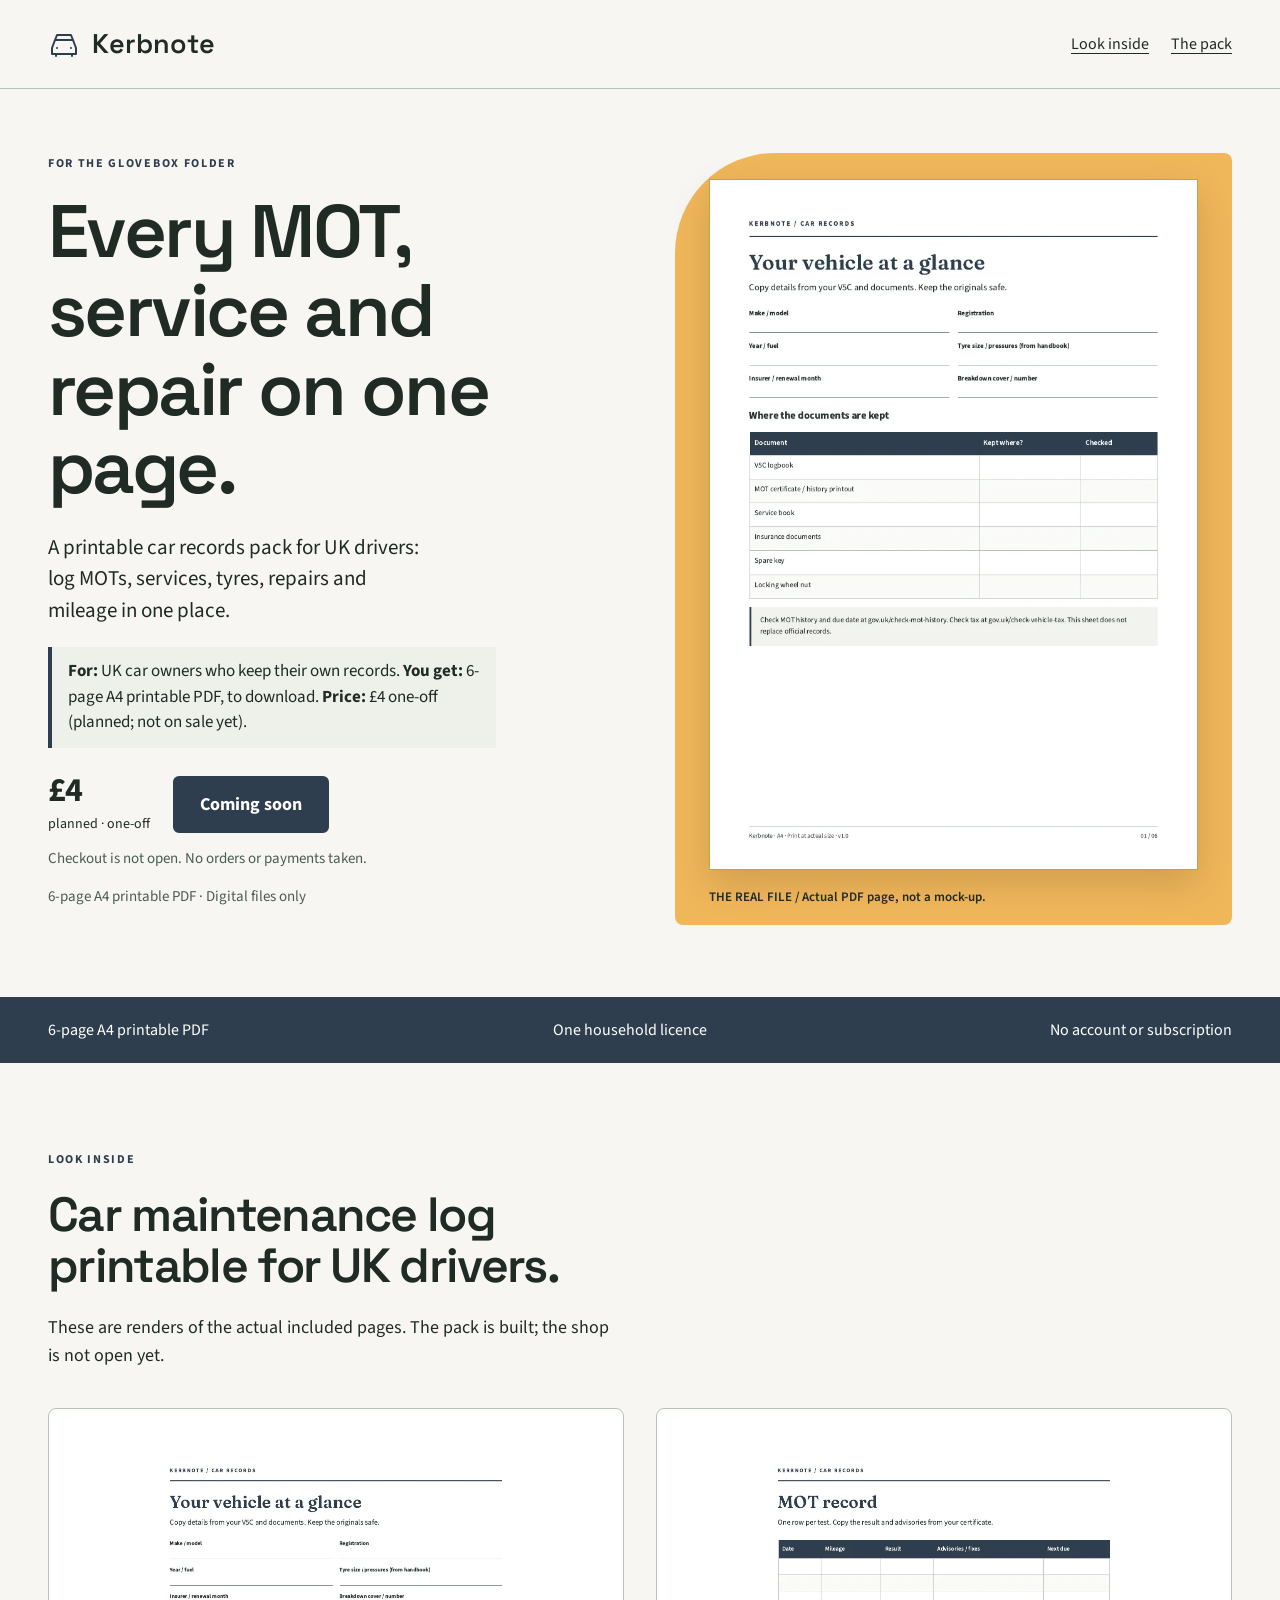
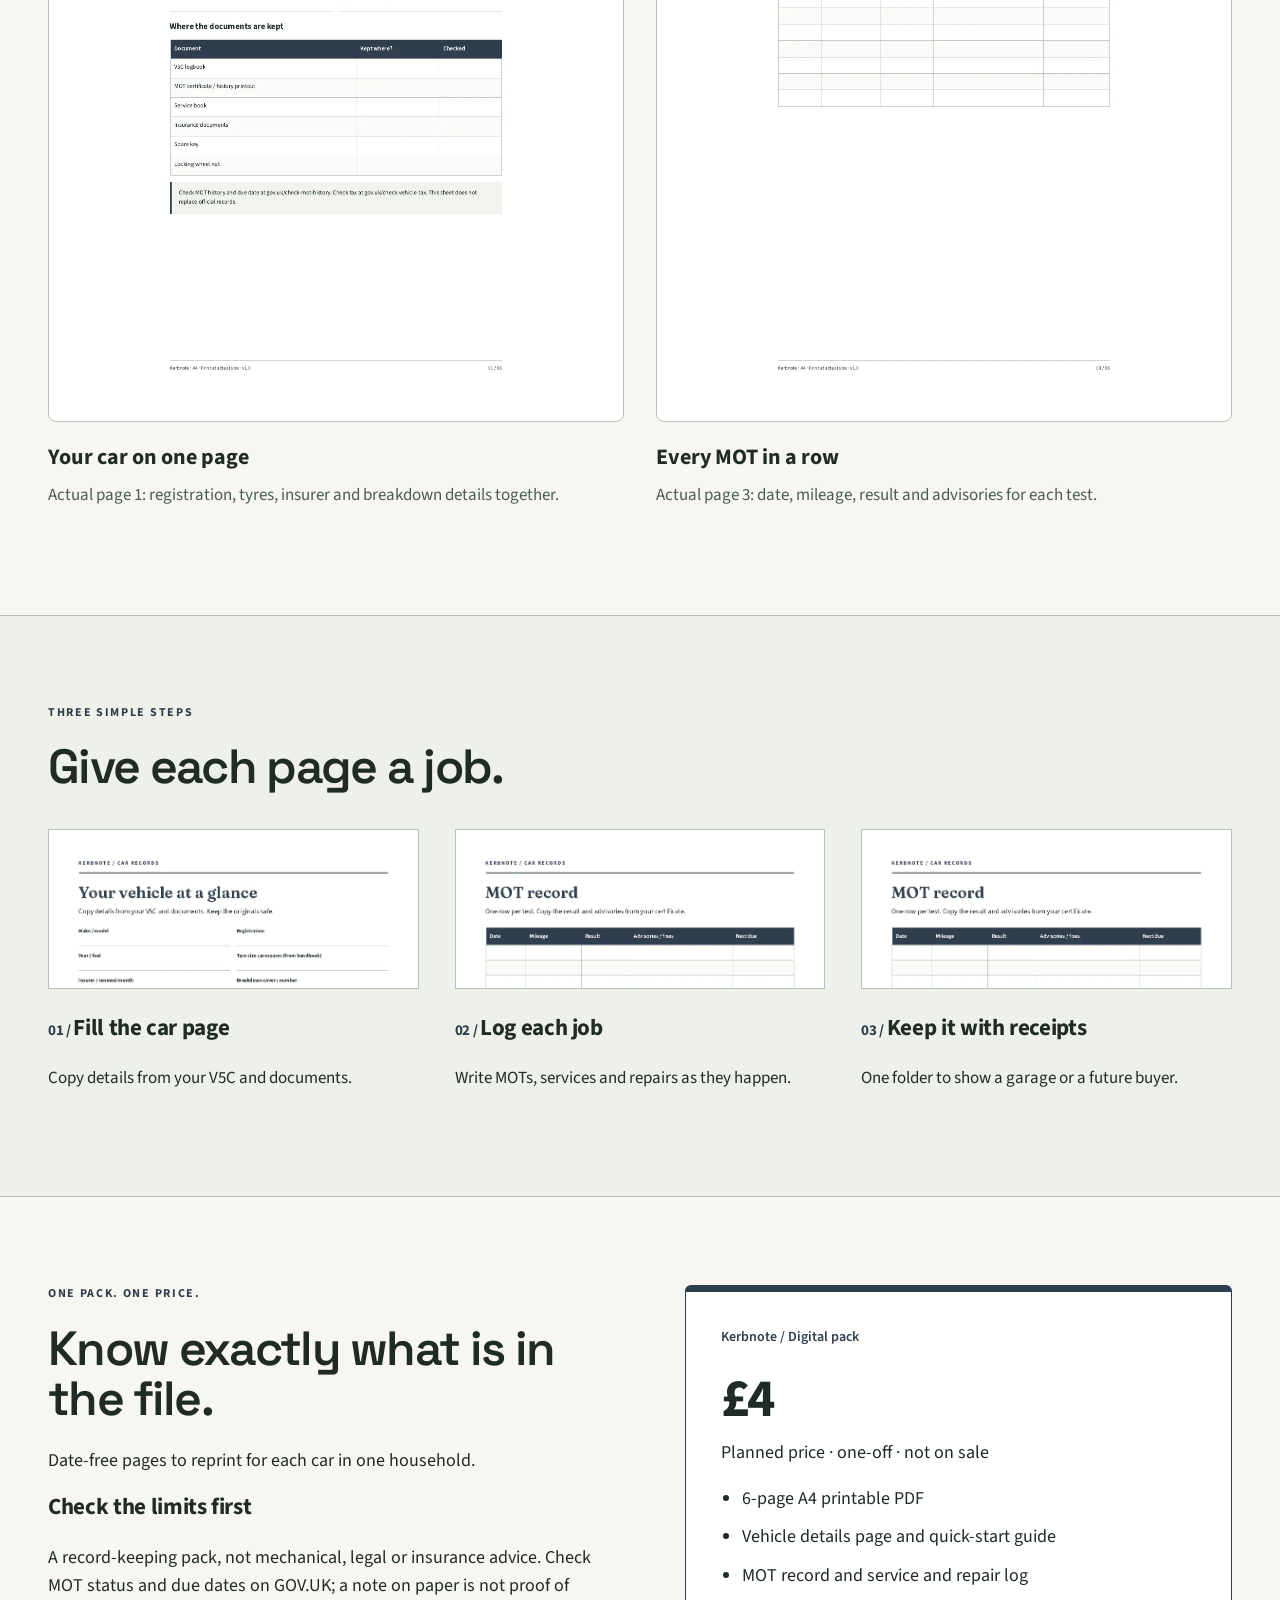
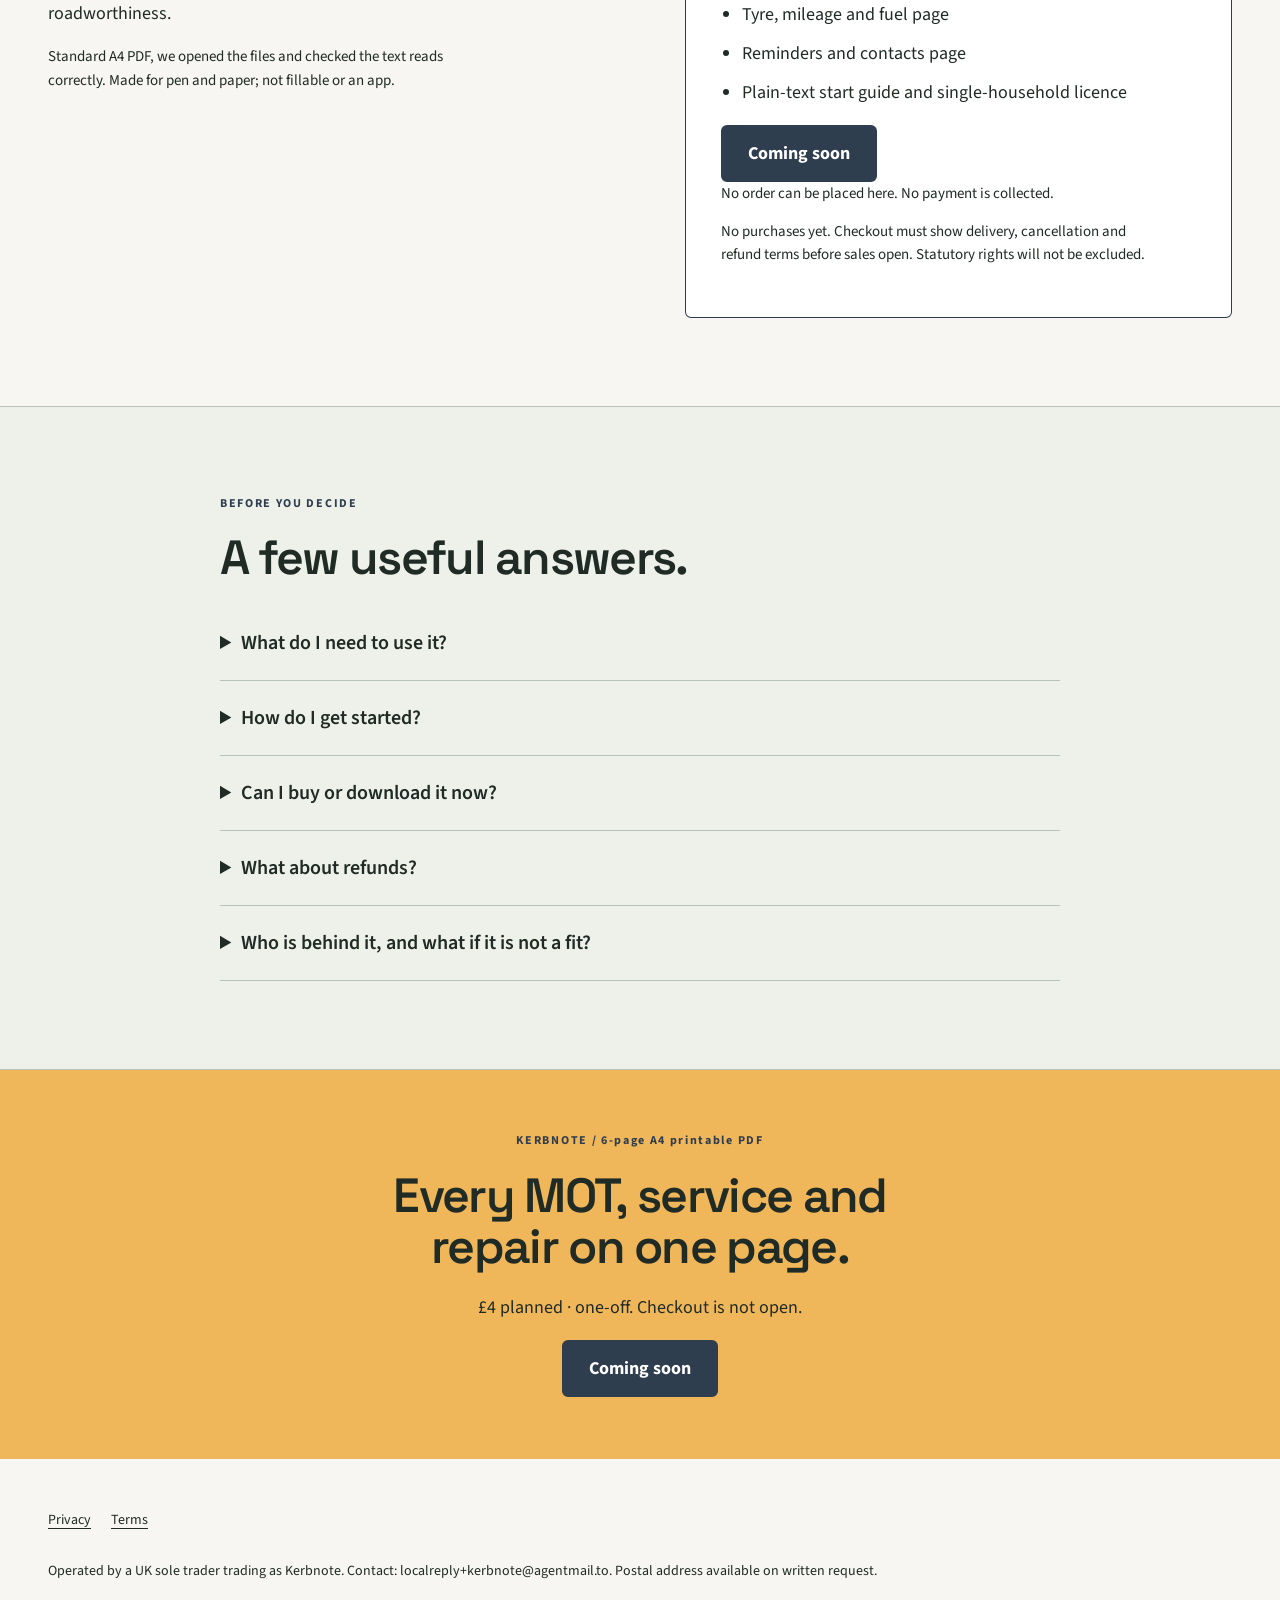
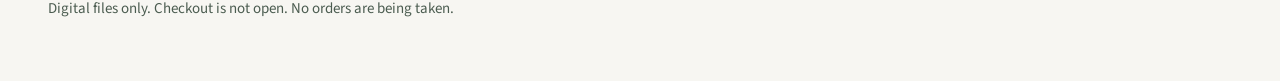
<file: index.html>
<!doctype html><html lang="en-GB"><head><meta charset="utf-8"><meta name="viewport" content="width=device-width, initial-scale=1"><meta http-equiv="Content-Security-Policy" content="default-src 'none'; script-src 'none'; style-src 'self'; font-src 'self'; img-src 'self'; connect-src 'self'; object-src 'none'; base-uri 'none'; form-action 'none'"><meta name="referrer" content="strict-origin-when-cross-origin"><title>Car maintenance log printable UK | Kerbnote</title><meta name="description" content="Car maintenance log printable for UK drivers. 6-page A4 printable PDF. Planned price £4 once. Checkout coming soon; no orders taken."><meta property="og:title" content="Car maintenance log printable UK | Kerbnote"><meta property="og:description" content="Car maintenance log printable for UK drivers. 6-page A4 printable PDF. Planned price £4 once. Checkout coming soon; no orders taken."><meta property="og:type" content="website"><meta property="og:image" content="https://evanturner557-del.github.io/kerbnote/assets/preview-1.webp"><link rel="canonical" href="https://evanturner557-del.github.io/kerbnote/"><link rel="icon" type="image/svg+xml" href="assets/mark.svg"><link rel="stylesheet" href="assets/tokens.css"><link rel="stylesheet" href="assets/site.css"></head><body><a class="skip" href="#main">Skip to content</a><header><div class="wrap nav"><a class="logo" href="index.html"><img src="assets/mark.svg" width="32" height="32" alt="">Kerbnote</a><nav aria-label="Main navigation" class="navlinks"><a href="index.html#inside">Look inside</a><a href="index.html#details">The pack</a></nav></div></header><main id="main"><div class="wrap hero"><div><p class="eyebrow">FOR THE GLOVEBOX FOLDER</p><h1>Every MOT, service and repair on one page.</h1><p class="lede">A printable car records pack for UK drivers: log MOTs, services, tyres, repairs and mileage in one place.</p><p class="glance"><strong>For:</strong> UK car owners who keep their own records. <strong>You get:</strong> 6-page A4 printable PDF, to download. <strong>Price:</strong> £4 one-off (planned; not on sale yet).</p><div class="pricebar"><div class="price">£4<small>planned · one-off</small></div><button type="button" disabled>Coming soon</button></div><p class="quiet">Checkout is not open. No orders or payments taken.</p><p class="quiet">6-page A4 printable PDF · Digital files only</p></div><figure class="hero-visual"><img src="assets/preview-1.webp" width="777" height="1100" alt="Car maintenance log printable for UK drivers — actual first page of the included PDF" loading="eager" fetchpriority="high"><figcaption>THE REAL FILE / Actual PDF page, not a mock-up.</figcaption></figure></div><div class="strip"><div class="wrap"><span>6-page A4 printable PDF</span><span>One household licence</span><span>No account or subscription</span></div></div><section class="section wrap" id="inside"><div class="sectionhead"><p class="eyebrow">LOOK INSIDE</p><h2>Car maintenance log printable for UK drivers.</h2><p>These are renders of the actual included pages. The pack is built; the shop is not open yet.</p></div><div class="proofgrid"><figure class="proof"><div class="proofpic"><img src="assets/preview-1.webp" width="777" height="1100" alt="Your car on one page" loading="lazy"></div><figcaption><strong>Your car on one page</strong><span>Actual page 1: registration, tyres, insurer and breakdown details together.</span></figcaption></figure><figure class="proof"><div class="proofpic"><img src="assets/preview-2.webp" width="777" height="1100" alt="Every MOT in a row" loading="lazy"></div><figcaption><strong>Every MOT in a row</strong><span>Actual page 3: date, mileage, result and advisories for each test.</span></figcaption></figure></div></section><section class="section how"><div class="wrap"><p class="eyebrow">THREE SIMPLE STEPS</p><h2>Give each page a job.</h2><div class="steps"><article class="step"><img src="assets/preview-1.webp" width="777" height="1100" alt="Fill the car page" loading="lazy"><h3>Fill the car page</h3><p>Copy details from your V5C and documents.</p></article><article class="step"><img src="assets/preview-2.webp" width="777" height="1100" alt="Log each job" loading="lazy"><h3>Log each job</h3><p>Write MOTs, services and repairs as they happen.</p></article><article class="step"><img src="assets/preview-2.webp" width="777" height="1100" alt="Keep it with receipts" loading="lazy"><h3>Keep it with receipts</h3><p>One folder to show a garage or a future buyer.</p></article></div></div></section><section class="section wrap" id="details"><div class="pricegrid"><div><p class="eyebrow">ONE PACK. ONE PRICE.</p><h2>Know exactly what is in the file.</h2><p>Date-free pages to reprint for each car in one household.</p><h3>Check the limits first</h3><p>A record-keeping pack, not mechanical, legal or insurance advice. Check MOT status and due dates on GOV.UK; a note on paper is not proof of roadworthiness.</p><p class="fine">Standard A4 PDF, we opened the files and checked the text reads correctly. Made for pen and paper; not fillable or an app.</p></div><div class="pricecard"><p class="badge">Kerbnote / Digital pack</p><p class="large">£4</p><p>Planned price · one-off · not on sale</p><ul class="list"><li>6-page A4 printable PDF</li><li>Vehicle details page and quick-start guide</li><li>MOT record and service and repair log</li><li>Tyre, mileage and fuel page</li><li>Reminders and contacts page</li><li>Plain-text start guide and single-household licence</li></ul><button type="button" disabled>Coming soon</button><p class="fine">No order can be placed here. No payment is collected.</p><p class="fine">No purchases yet. Checkout must show delivery, cancellation and refund terms before sales open. Statutory rights will not be excluded.</p></div></div></section><section class="section how"><div class="wrap faq"><p class="eyebrow">BEFORE YOU DECIDE</p><h2>A few useful answers.</h2><details><summary>What do I need to use it?</summary><p>Standard A4 PDF, we opened the files and checked the text reads correctly. Made for pen and paper; not fillable or an app.</p></details><details><summary>How do I get started?</summary><p>Start with the vehicle page. Add jobs when they happen; no time saving is promised.</p></details><details><summary>Can I buy or download it now?</summary><p>Not yet. The files have been built, but checkout and paid delivery are not open. This page does not take orders or reserve a place.</p></details><details><summary>What about refunds?</summary><p>No purchases are being taken. Sale and delivery terms, including your cancellation and statutory rights, must be shown before checkout opens. There is no blanket “no refunds” policy.</p></details><details><summary>Who is behind it, and what if it is not a fit?</summary><p>Kerbnote is a UK sole-trader trading name. No mechanical advice, service intervals, MOT reminders by text or email, or legal guidance. Not linked to DVLA or GOV.UK. Please check the previews and limits before buying once sales open.</p></details></div></section><section class="final"><p class="eyebrow">KERBNOTE / 6-page A4 printable PDF</p><h2>Every MOT, service and repair on one page.</h2><p>£4 planned · one-off. Checkout is not open.</p><button type="button" disabled>Coming soon</button></section></main><footer><div class="wrap"><nav class="footerlinks" aria-label="Legal"><a href="privacy.html">Privacy</a><a href="terms.html">Terms</a></nav><p class="legal">Operated by a UK sole trader trading as Kerbnote. Contact: localreply+kerbnote@agentmail.to. Postal address available on written request.</p><p class="quiet">Digital files only. Checkout is not open. No orders are being taken.</p></div></footer></body></html>
</file>
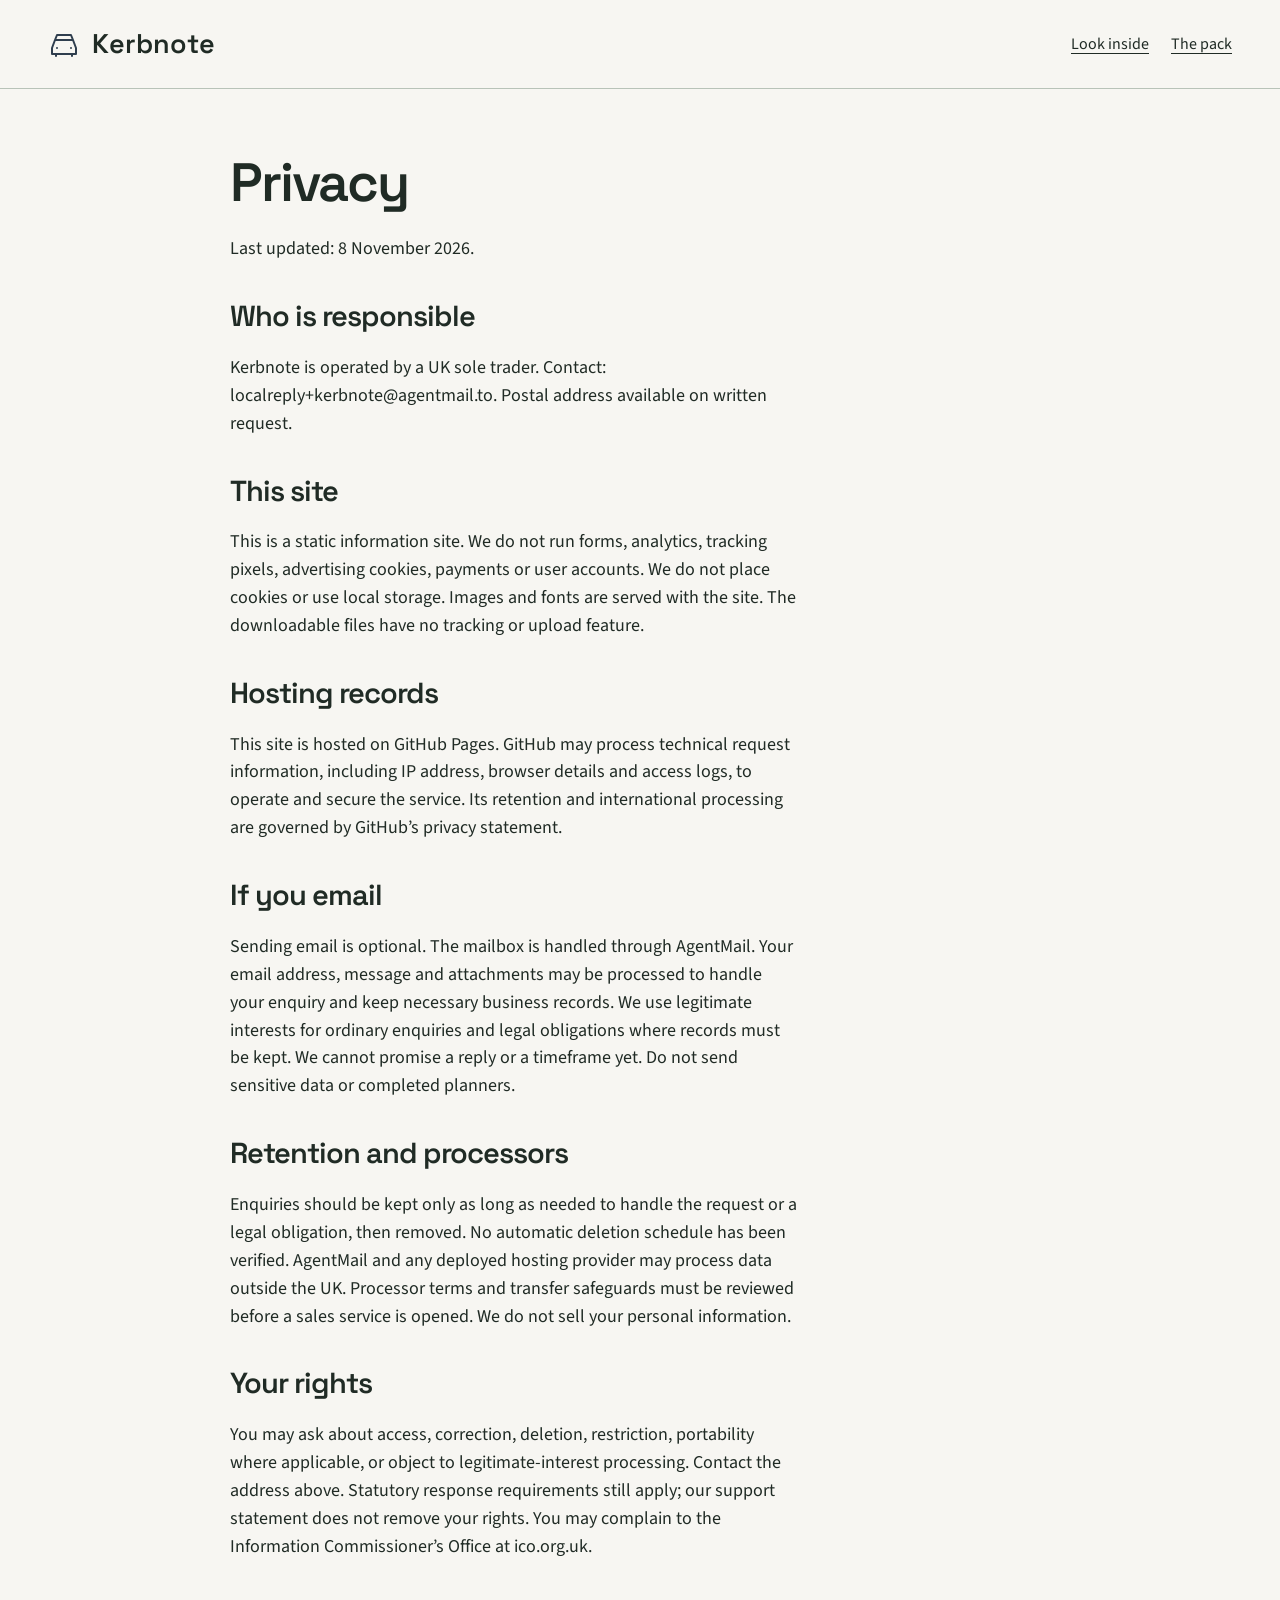
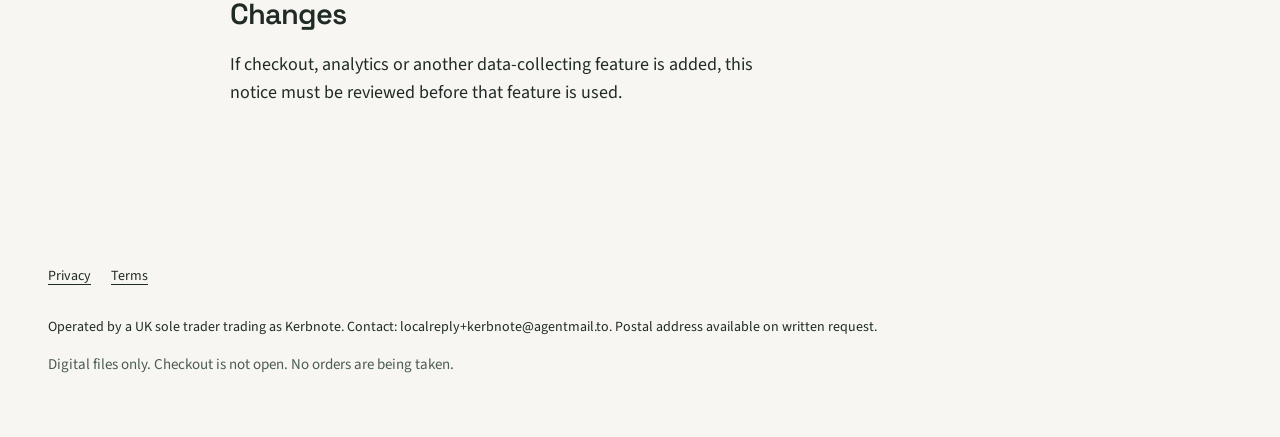
<file: privacy.html>
<!doctype html><html lang="en-GB"><head><meta charset="utf-8"><meta name="viewport" content="width=device-width, initial-scale=1"><meta http-equiv="Content-Security-Policy" content="default-src 'none'; script-src 'none'; style-src 'self'; font-src 'self'; img-src 'self'; connect-src 'self'; object-src 'none'; base-uri 'none'; form-action 'none'"><meta name="referrer" content="strict-origin-when-cross-origin"><title>Privacy | Kerbnote</title><meta name="description" content="Privacy for Kerbnote"><meta property="og:title" content="Privacy | Kerbnote"><meta property="og:description" content="Privacy for Kerbnote"><meta property="og:type" content="website"><meta property="og:image" content="https://evanturner557-del.github.io/kerbnote/assets/preview-1.webp"><link rel="canonical" href="https://evanturner557-del.github.io/kerbnote/"><link rel="icon" type="image/svg+xml" href="assets/mark.svg"><link rel="stylesheet" href="assets/tokens.css"><link rel="stylesheet" href="assets/site.css"></head><body><a class="skip" href="#main">Skip to content</a><header><div class="wrap nav"><a class="logo" href="index.html"><img src="assets/mark.svg" width="32" height="32" alt="">Kerbnote</a><nav aria-label="Main navigation" class="navlinks"><a href="index.html#inside">Look inside</a><a href="index.html#details">The pack</a></nav></div></header><main id="main" class="wrap document"><h1>Privacy</h1><p>Last updated: 8 November 2026.</p><h2>Who is responsible</h2><p>Kerbnote is operated by a UK sole trader. Contact: localreply+kerbnote@agentmail.to. Postal address available on written request.</p><h2>This site</h2><p>This is a static information site. We do not run forms, analytics, tracking pixels, advertising cookies, payments or user accounts. We do not place cookies or use local storage. Images and fonts are served with the site. The downloadable files have no tracking or upload feature.</p><h2>Hosting records</h2><p>This site is hosted on GitHub Pages. GitHub may process technical request information, including IP address, browser details and access logs, to operate and secure the service. Its retention and international processing are governed by GitHub’s privacy statement. </p><h2>If you email</h2><p>Sending email is optional. The mailbox is handled through AgentMail. Your email address, message and attachments may be processed to handle your enquiry and keep necessary business records. We use legitimate interests for ordinary enquiries and legal obligations where records must be kept. We cannot promise a reply or a timeframe yet. Do not send sensitive data or completed planners.</p><h2>Retention and processors</h2><p>Enquiries should be kept only as long as needed to handle the request or a legal obligation, then removed. No automatic deletion schedule has been verified. AgentMail and any deployed hosting provider may process data outside the UK. Processor terms and transfer safeguards must be reviewed before a sales service is opened. We do not sell your personal information.</p><h2>Your rights</h2><p>You may ask about access, correction, deletion, restriction, portability where applicable, or object to legitimate-interest processing. Contact the address above. Statutory response requirements still apply; our support statement does not remove your rights. You may complain to the Information Commissioner’s Office at ico.org.uk.</p><h2>Changes</h2><p>If checkout, analytics or another data-collecting feature is added, this notice must be reviewed before that feature is used.</p></main><footer><div class="wrap"><nav class="footerlinks" aria-label="Legal"><a href="privacy.html">Privacy</a><a href="terms.html">Terms</a></nav><p class="legal">Operated by a UK sole trader trading as Kerbnote. Contact: localreply+kerbnote@agentmail.to. Postal address available on written request.</p><p class="quiet">Digital files only. Checkout is not open. No orders are being taken.</p></div></footer></body></html>
</file>
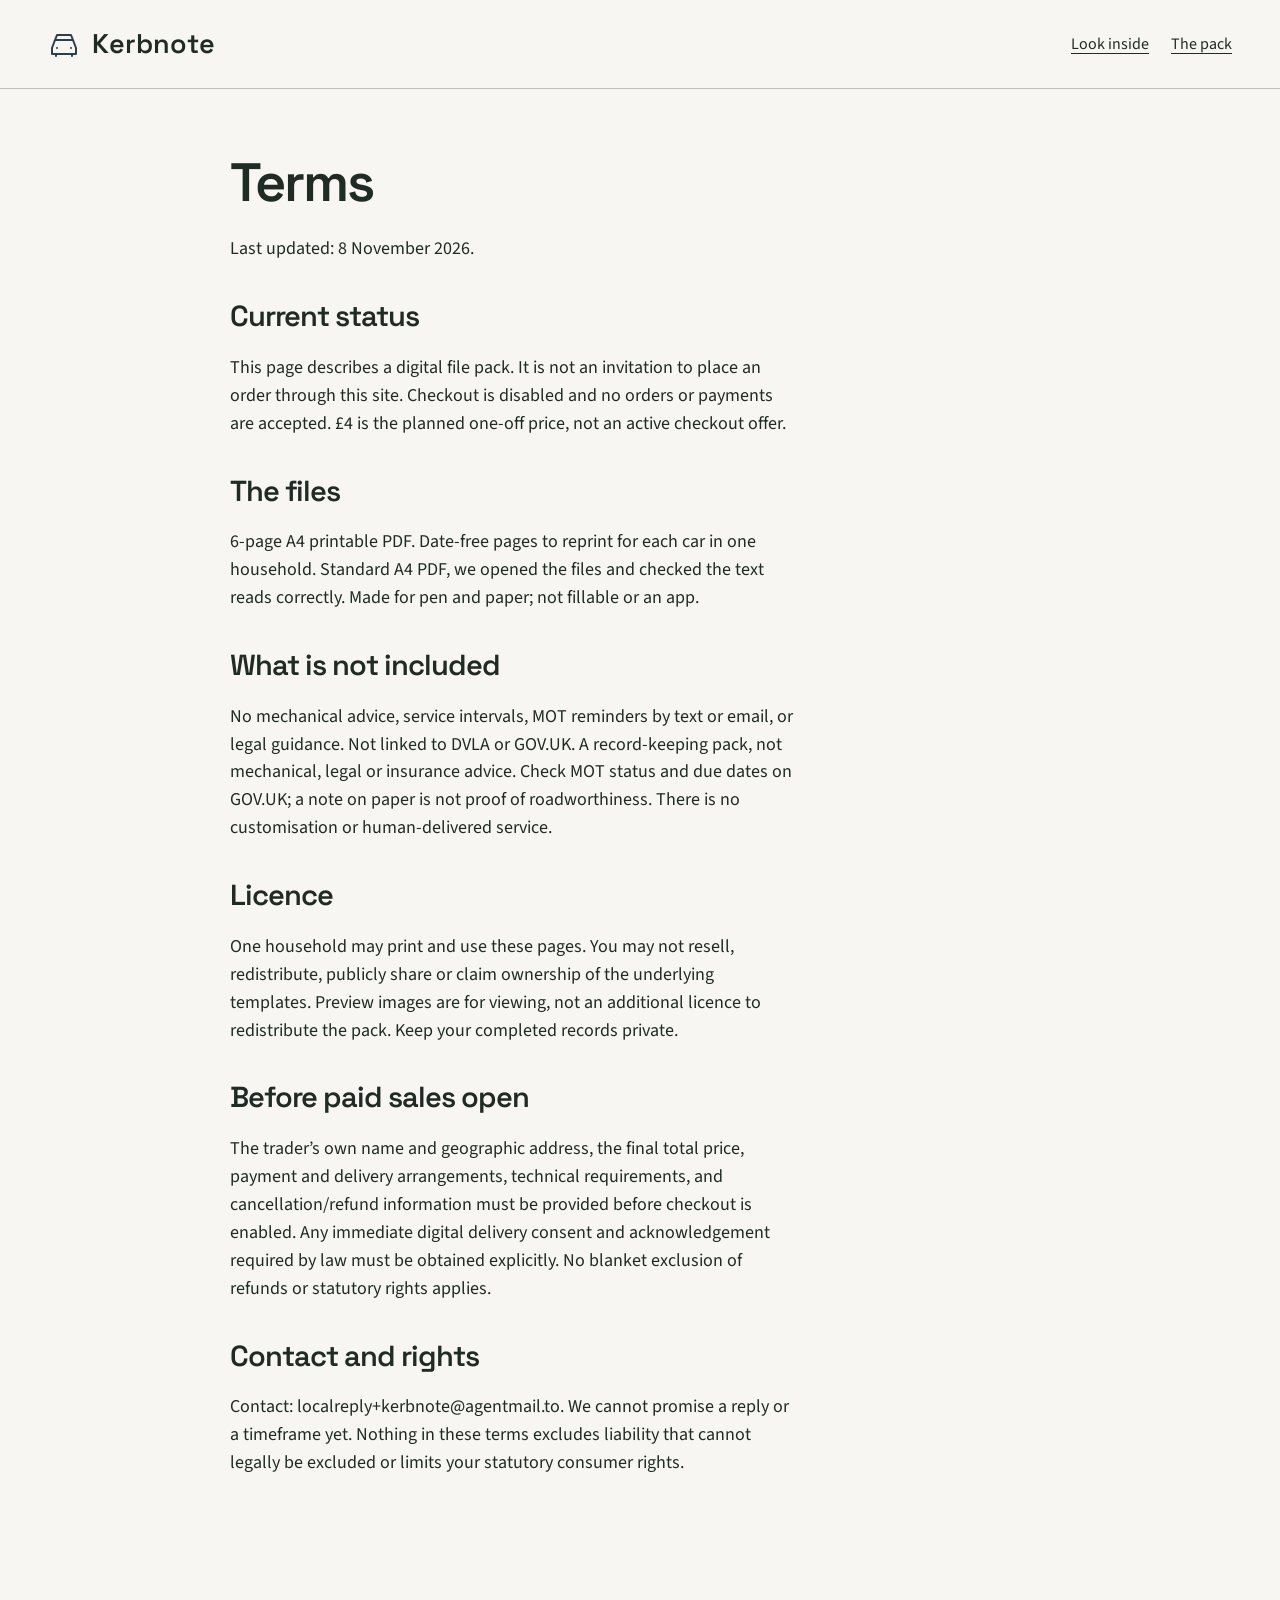
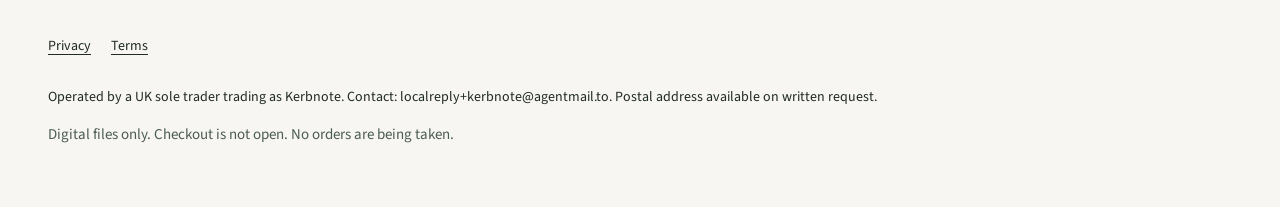
<file: terms.html>
<!doctype html><html lang="en-GB"><head><meta charset="utf-8"><meta name="viewport" content="width=device-width, initial-scale=1"><meta http-equiv="Content-Security-Policy" content="default-src 'none'; script-src 'none'; style-src 'self'; font-src 'self'; img-src 'self'; connect-src 'self'; object-src 'none'; base-uri 'none'; form-action 'none'"><meta name="referrer" content="strict-origin-when-cross-origin"><title>Terms | Kerbnote</title><meta name="description" content="Terms for Kerbnote"><meta property="og:title" content="Terms | Kerbnote"><meta property="og:description" content="Terms for Kerbnote"><meta property="og:type" content="website"><meta property="og:image" content="https://evanturner557-del.github.io/kerbnote/assets/preview-1.webp"><link rel="canonical" href="https://evanturner557-del.github.io/kerbnote/"><link rel="icon" type="image/svg+xml" href="assets/mark.svg"><link rel="stylesheet" href="assets/tokens.css"><link rel="stylesheet" href="assets/site.css"></head><body><a class="skip" href="#main">Skip to content</a><header><div class="wrap nav"><a class="logo" href="index.html"><img src="assets/mark.svg" width="32" height="32" alt="">Kerbnote</a><nav aria-label="Main navigation" class="navlinks"><a href="index.html#inside">Look inside</a><a href="index.html#details">The pack</a></nav></div></header><main id="main" class="wrap document"><h1>Terms</h1><p>Last updated: 8 November 2026.</p><h2>Current status</h2><p>This page describes a digital file pack. It is not an invitation to place an order through this site. Checkout is disabled and no orders or payments are accepted. £4 is the planned one-off price, not an active checkout offer.</p><h2>The files</h2><p>6-page A4 printable PDF. Date-free pages to reprint for each car in one household. Standard A4 PDF, we opened the files and checked the text reads correctly. Made for pen and paper; not fillable or an app.</p><h2>What is not included</h2><p>No mechanical advice, service intervals, MOT reminders by text or email, or legal guidance. Not linked to DVLA or GOV.UK. A record-keeping pack, not mechanical, legal or insurance advice. Check MOT status and due dates on GOV.UK; a note on paper is not proof of roadworthiness. There is no customisation or human-delivered service.</p><h2>Licence</h2><p>One household may print and use these pages. You may not resell, redistribute, publicly share or claim ownership of the underlying templates. Preview images are for viewing, not an additional licence to redistribute the pack. Keep your completed records private.</p><h2>Before paid sales open</h2><p>The trader’s own name and geographic address, the final total price, payment and delivery arrangements, technical requirements, and cancellation/refund information must be provided before checkout is enabled. Any immediate digital delivery consent and acknowledgement required by law must be obtained explicitly. No blanket exclusion of refunds or statutory rights applies.</p><h2>Contact and rights</h2><p>Contact: localreply+kerbnote@agentmail.to. We cannot promise a reply or a timeframe yet. Nothing in these terms excludes liability that cannot legally be excluded or limits your statutory consumer rights.</p></main><footer><div class="wrap"><nav class="footerlinks" aria-label="Legal"><a href="privacy.html">Privacy</a><a href="terms.html">Terms</a></nav><p class="legal">Operated by a UK sole trader trading as Kerbnote. Contact: localreply+kerbnote@agentmail.to. Postal address available on written request.</p><p class="quiet">Digital files only. Checkout is not open. No orders are being taken.</p></div></footer></body></html>
</file>
<file: assets/tokens.css>
:root{--primary:#2f3e4e;--accent:#f0b65a;--paper:#f7f6f2;--ink:#202b25;--muted:#4b5c50;--line:#b8c3b8;--soft:#edf1e9;--success:#28603d;--warning:#795400;--danger:#9b2525;--neutral-0:#ffffff;--neutral-1:#f8f9f7;--neutral-2:#eff1ed;--neutral-3:#e0e5de;--neutral-4:#c5cec2;--neutral-5:#8a9787;--neutral-6:#62705f;--neutral-7:#3d4b3b;--neutral-8:#202b20;}
</file>
<file: assets/site.css>
@font-face{font-family:Text;src:url(fonts/source-sans-3-latin-wght-normal.woff2) format('woff2');font-display:swap}@font-face{font-family:Display;src:url(fonts/space-grotesk-latin-wght-normal.woff2) format('woff2');font-display:swap}*{box-sizing:border-box}html{scroll-behavior:smooth}body{margin:0;background:var(--paper);color:var(--ink);font-family:Text,Arial,sans-serif;font-size:18px;line-height:1.55}a{color:inherit;text-underline-offset:4px}a:hover{text-decoration-thickness:2px}a:focus-visible,button:focus-visible,summary:focus-visible{outline:3px solid var(--primary);outline-offset:5px}img{max-width:100%;height:auto;display:block}h1,h2,h3,p{margin-top:0}h1,h2{font-family:Display,serif;font-weight:600;letter-spacing:-.035em;line-height:1.06}h1{font-size:clamp(44px,5.8vw,76px);max-width:12ch;margin-bottom:24px}h2{font-size:clamp(34px,4vw,48px);margin-bottom:22px}h3{font-size:23px;line-height:1.2;letter-spacing:-.015em}p{max-width:63ch}button,a{touch-action:manipulation}button{font-family:inherit}button[disabled]{opacity:1;cursor:not-allowed;background:var(--primary);color:#fff;border:2px solid var(--primary);padding:14px 25px;border-radius:6px;font-size:18px;font-weight:700;min-height:52px}header{border-bottom:1px solid var(--line)}.wrap{width:min(1184px,calc(100% - 64px));margin-inline:auto}.nav{display:flex;align-items:center;justify-content:space-between;min-height:88px;gap:20px}.logo{display:flex;align-items:center;gap:12px;font-family:Display,serif;font-size:27px;text-decoration:none;font-weight:600}.logo img{width:32px;height:32px}.navlinks{display:flex;gap:22px}.navlinks a{font-size:16px;min-height:44px;display:inline-flex;align-items:center}.skip{position:absolute;left:-9999px;top:10px;background:white;padding:12px;z-index:9}.skip:focus{left:12px}.hero{display:grid;grid-template-columns:1fr 1fr;gap:70px;align-items:center;padding:64px 0 72px}.eyebrow{font-size:12px;letter-spacing:.14em;font-weight:700;color:var(--primary);margin-bottom:20px}.lede{font-size:21px;line-height:1.5;max-width:38ch}.pricebar{display:flex;gap:23px;align-items:center;margin:26px 0 12px}.price{font-size:34px;font-weight:700;letter-spacing:-.04em;line-height:1}.price small{display:block;font-size:14px;font-weight:400;letter-spacing:0;margin-top:7px;line-height:1.4}.quiet{font-size:15px;color:var(--muted)}.hero-visual{margin:0;position:relative;background:var(--accent);padding:26px 34px 18px;border-radius:100px 8px 8px 8px}.hero-visual img{width:100%;box-shadow:0 14px 35px #0002;border:1px solid #22372b30}.hero-visual figcaption{font-size:13px;margin-top:18px;font-weight:600;color:var(--ink);line-height:1.4}.strip{background:var(--primary);color:white}.strip .wrap{display:flex;justify-content:space-between;gap:20px;padding-block:21px;font-size:16px}.section{padding:88px 0}.sectionhead{max-width:650px}.proofgrid{display:grid;grid-template-columns:1fr 1fr;gap:32px;margin-top:38px}.proof{margin:0}.proofpic{background:white;border:1px solid var(--line);padding:26px;border-radius:8px}.proofpic img{max-height:560px;width:100%;object-fit:contain;object-position:top}.proof figcaption{padding:18px 0}.proof figcaption strong{display:block;font-size:22px;margin-bottom:7px}.proof figcaption span{font-size:17px;color:var(--muted)}.how{background:var(--soft);border-block:1px solid var(--line)}.steps{display:grid;grid-template-columns:repeat(3,1fr);gap:36px;margin-top:36px;counter-reset:step}.step img{height:160px;width:100%;object-fit:cover;object-position:top;border:1px solid var(--line);margin-bottom:25px;background:white}.step h3:before{counter-increment:step;content:'0' counter(step) ' / ';color:var(--primary);font-size:15px}.step p{font-size:17px}.pricegrid{display:grid;grid-template-columns:1fr 1fr;gap:90px;align-items:start}.pricecard{background:#fff;border:1px solid var(--primary);border-top:7px solid var(--primary);padding:35px;border-radius:6px}.pricecard .large{font-size:54px;line-height:1;letter-spacing:-.05em;font-weight:700;margin:24px 0 12px}.list{padding-left:21px}.list li{margin-bottom:11px}.fine{font-size:15px}.faq{max-width:840px;margin:auto}.faq details{border-bottom:1px solid var(--line);padding:10px 0}.faq summary{font-weight:600;cursor:pointer;min-height:52px;padding:12px 32px 12px 0;line-height:1.5;font-size:20px}.faq details p{padding-right:30px;font-size:17px}.final{text-align:center;background:var(--accent);padding:62px 20px}.final p{margin-inline:auto}.final h2{max-width:20ch;margin-inline:auto}footer{padding:40px 0 46px;font-size:14px}.footerlinks{display:flex;gap:20px;flex-wrap:wrap;margin-bottom:18px}.footerlinks a{min-height:44px;display:flex;align-items:center}.legal{max-width:900px;overflow-wrap:anywhere}main.document{max-width:820px;padding:65px 0 90px}.document h1{font-size:54px;max-width:none}.document h2{font-size:29px;margin-top:38px}.document p,.document li{font-size:18px}.badge{font-size:14px;font-weight:600;color:var(--primary)}.sr{position:absolute;width:1px;height:1px;overflow:hidden;clip:rect(0,0,0,0)}@media(max-width:800px){.wrap{width:calc(100% - 40px)}.hero{gap:34px;padding:40px 0 45px}.nav{min-height:72px}.logo{font-size:24px}.navlinks{gap:14px}.navlinks a{font-size:14px}.hero-visual{padding:24px 20px 16px;border-top-left-radius:65px}.lede{font-size:19px}.section{padding:60px 0}.pricegrid{gap:35px}.steps{gap:22px}.pricecard{padding:25px}.proofpic{padding:18px}}@media(max-width:600px){.hero{display:block;padding-top:32px}.eyebrow{font-size:10px;margin-bottom:15px}h1{font-size:45px;max-width:12ch;margin-bottom:19px}.hero .lede{font-size:18px;line-height:1.5;margin-bottom:18px}.hero-visual{margin-top:32px;padding:26px 30px 17px}.pricebar{margin:21px 0 10px;gap:21px}.price{font-size:31px}.quiet{font-size:14px}.navlinks a{font-size:13px}.navlinks a:last-child{display:none}.logo{font-size:23px}.strip .wrap{display:grid;grid-template-columns:1fr;gap:8px;padding-block:20px}.proofgrid,.steps,.pricegrid{grid-template-columns:1fr;gap:24px}.proofgrid{margin-top:28px}.step{display:grid;grid-template-columns:86px 1fr;column-gap:19px}.step img{grid-row:1/3;height:118px;margin:0}.step h3{font-size:21px;margin-bottom:10px}.step p{font-size:16px}.pricegrid{gap:30px}.section{padding:52px 0}.proofpic img{max-height:430px}.final{padding:46px 20px}.document h1{font-size:40px}.document h2{font-size:27px}.navlinks{gap:10px}.legal{font-size:13px}.faq summary{font-size:18px}}@media(prefers-reduced-motion:reduce){html{scroll-behavior:auto}}
.glance{font-size:17px;line-height:1.5;background:var(--soft);border-left:4px solid var(--primary);padding:12px 16px;margin:0 0 22px;max-width:56ch}
</file>
